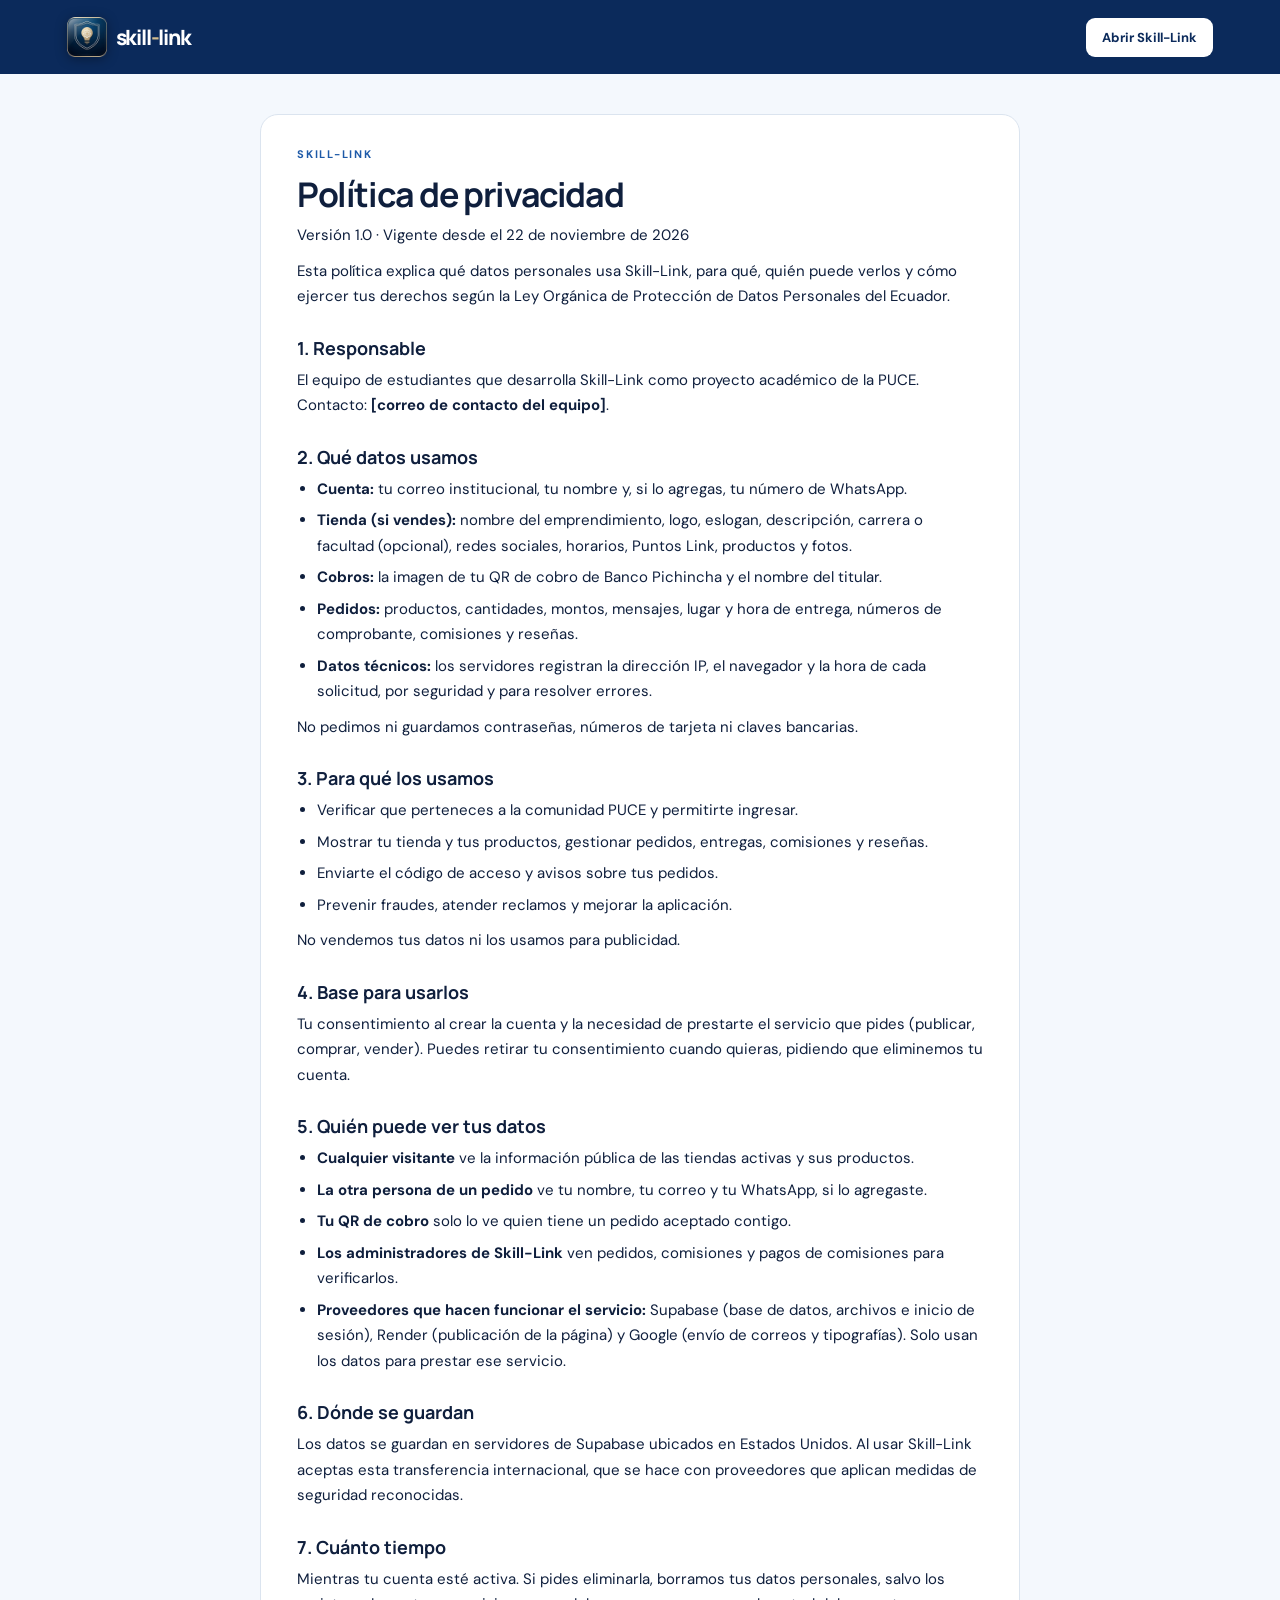
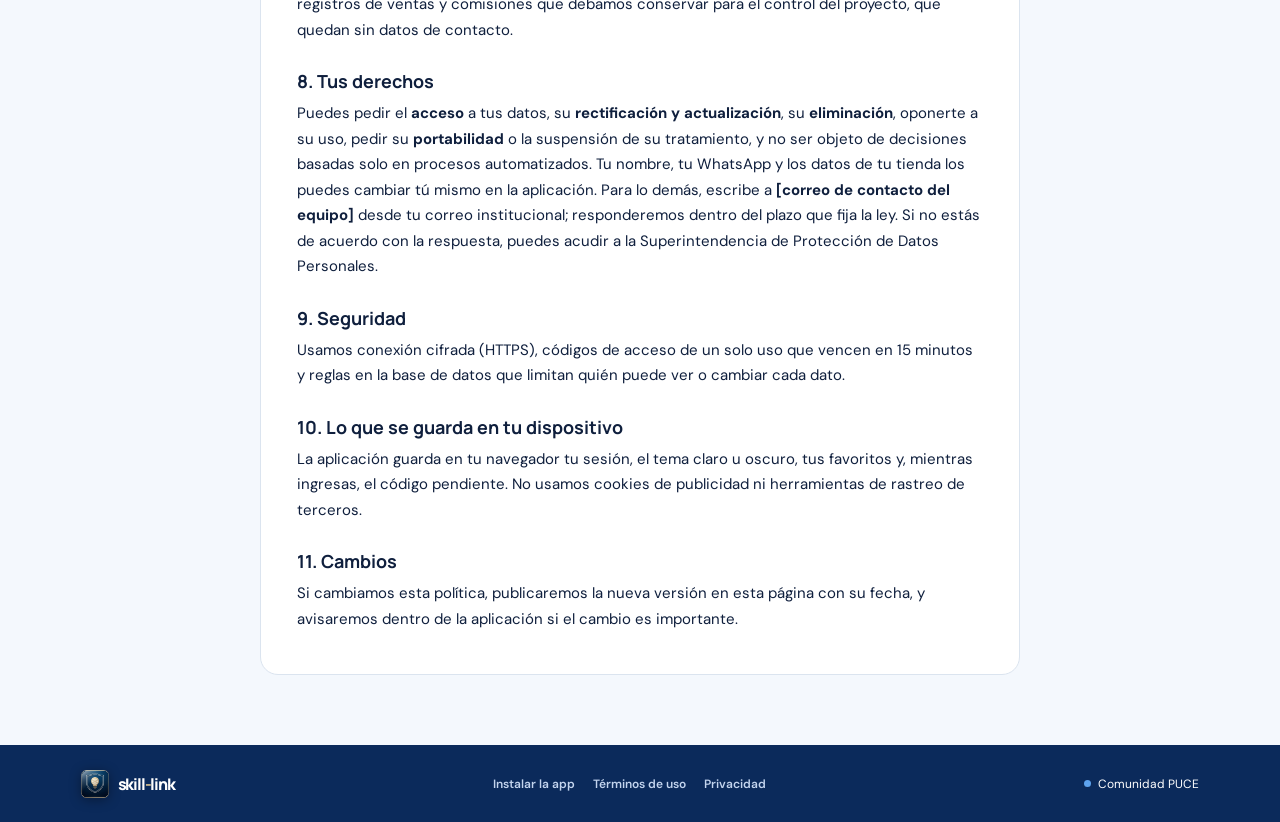
<file: privacidad.html>
<!doctype html>
<html lang="es">
  <head>
    <meta charset="UTF-8" />
    <meta name="viewport" content="width=device-width, initial-scale=1.0" />
    <meta name="description" content="Política de privacidad de Skill-Link: qué datos usamos, para qué y cuáles son tus derechos." />
    <meta name="theme-color" content="#0b2a5b" />
    <meta name="color-scheme" content="light dark" />
    <title>Política de privacidad | Skill-Link</title>
    <link rel="manifest" href="manifest.webmanifest" />
    <link rel="icon" href="icons/favicon-32.png" sizes="32x32" type="image/png" />
    <link rel="icon" href="icons/icon-192.png" sizes="192x192" type="image/png" />
    <link rel="apple-touch-icon" href="icons/apple-touch-icon.png" />
    <script>
      (function () {
        var theme = null;
        try { theme = localStorage.getItem("skill-link-theme"); } catch (error) {}
        if (theme !== "dark" && theme !== "light") {
          theme = window.matchMedia && window.matchMedia("(prefers-color-scheme: dark)").matches ? "dark" : "light";
        }
        document.documentElement.setAttribute("data-theme", theme);
      })();
    </script>
    <link rel="preconnect" href="https://fonts.googleapis.com" />
    <link rel="preconnect" href="https://fonts.gstatic.com" crossorigin />
    <link href="https://fonts.googleapis.com/css2?family=DM+Sans:wght@400;500;600;700&family=Manrope:wght@700;800&display=swap" rel="stylesheet" />
    <link rel="stylesheet" href="styles.css" />
  </head>
  <body>
    <header class="site-header">
      <a class="brand" href="./" aria-label="Skill-Link, inicio">
        <img class="brand-logo" src="icons/icon-192.png" alt="" width="32" height="32" />
        <span>skill<span class="brand-dash">-</span>link</span>
      </a>
      <div class="header-actions"><a class="button button-dark header-login" href="./">Abrir Skill-Link</a></div>
    </header>

    <main class="doc-page">
      <article class="legal">
        <div class="eyebrow eyebrow-green">SKILL-LINK</div>
        <h1>Política de privacidad</h1>
        <p class="legal-meta">Versión 1.0 · Vigente desde el 22 de noviembre de 2026</p>
        <p>Esta política explica qué datos personales usa Skill-Link, para qué, quién puede verlos y cómo ejercer tus derechos según la Ley Orgánica de Protección de Datos Personales del Ecuador.</p>

        <h2>1. Responsable</h2>
        <p>El equipo de estudiantes que desarrolla Skill-Link como proyecto académico de la PUCE. Contacto: <strong>[correo de contacto del equipo]</strong>.</p>

        <h2>2. Qué datos usamos</h2>
        <ul>
          <li><strong>Cuenta:</strong> tu correo institucional, tu nombre y, si lo agregas, tu número de WhatsApp.</li>
          <li><strong>Tienda (si vendes):</strong> nombre del emprendimiento, logo, eslogan, descripción, carrera o facultad (opcional), redes sociales, horarios, Puntos Link, productos y fotos.</li>
          <li><strong>Cobros:</strong> la imagen de tu QR de cobro de Banco Pichincha y el nombre del titular.</li>
          <li><strong>Pedidos:</strong> productos, cantidades, montos, mensajes, lugar y hora de entrega, números de comprobante, comisiones y reseñas.</li>
          <li><strong>Datos técnicos:</strong> los servidores registran la dirección IP, el navegador y la hora de cada solicitud, por seguridad y para resolver errores.</li>
        </ul>
        <p>No pedimos ni guardamos contraseñas, números de tarjeta ni claves bancarias.</p>

        <h2>3. Para qué los usamos</h2>
        <ul>
          <li>Verificar que perteneces a la comunidad PUCE y permitirte ingresar.</li>
          <li>Mostrar tu tienda y tus productos, gestionar pedidos, entregas, comisiones y reseñas.</li>
          <li>Enviarte el código de acceso y avisos sobre tus pedidos.</li>
          <li>Prevenir fraudes, atender reclamos y mejorar la aplicación.</li>
        </ul>
        <p>No vendemos tus datos ni los usamos para publicidad.</p>

        <h2>4. Base para usarlos</h2>
        <p>Tu consentimiento al crear la cuenta y la necesidad de prestarte el servicio que pides (publicar, comprar, vender). Puedes retirar tu consentimiento cuando quieras, pidiendo que eliminemos tu cuenta.</p>

        <h2>5. Quién puede ver tus datos</h2>
        <ul>
          <li><strong>Cualquier visitante</strong> ve la información pública de las tiendas activas y sus productos.</li>
          <li><strong>La otra persona de un pedido</strong> ve tu nombre, tu correo y tu WhatsApp, si lo agregaste.</li>
          <li><strong>Tu QR de cobro</strong> solo lo ve quien tiene un pedido aceptado contigo.</li>
          <li><strong>Los administradores de Skill-Link</strong> ven pedidos, comisiones y pagos de comisiones para verificarlos.</li>
          <li><strong>Proveedores que hacen funcionar el servicio:</strong> Supabase (base de datos, archivos e inicio de sesión), Render (publicación de la página) y Google (envío de correos y tipografías). Solo usan los datos para prestar ese servicio.</li>
        </ul>

        <h2>6. Dónde se guardan</h2>
        <p>Los datos se guardan en servidores de Supabase ubicados en Estados Unidos. Al usar Skill-Link aceptas esta transferencia internacional, que se hace con proveedores que aplican medidas de seguridad reconocidas.</p>

        <h2>7. Cuánto tiempo</h2>
        <p>Mientras tu cuenta esté activa. Si pides eliminarla, borramos tus datos personales, salvo los registros de ventas y comisiones que debamos conservar para el control del proyecto, que quedan sin datos de contacto.</p>

        <h2>8. Tus derechos</h2>
        <p>Puedes pedir el <strong>acceso</strong> a tus datos, su <strong>rectificación y actualización</strong>, su <strong>eliminación</strong>, oponerte a su uso, pedir su <strong>portabilidad</strong> o la suspensión de su tratamiento, y no ser objeto de decisiones basadas solo en procesos automatizados. Tu nombre, tu WhatsApp y los datos de tu tienda los puedes cambiar tú mismo en la aplicación. Para lo demás, escribe a <strong>[correo de contacto del equipo]</strong> desde tu correo institucional; responderemos dentro del plazo que fija la ley. Si no estás de acuerdo con la respuesta, puedes acudir a la Superintendencia de Protección de Datos Personales.</p>

        <h2>9. Seguridad</h2>
        <p>Usamos conexión cifrada (HTTPS), códigos de acceso de un solo uso que vencen en 15 minutos y reglas en la base de datos que limitan quién puede ver o cambiar cada dato.</p>

        <h2>10. Lo que se guarda en tu dispositivo</h2>
        <p>La aplicación guarda en tu navegador tu sesión, el tema claro u oscuro, tus favoritos y, mientras ingresas, el código pendiente. No usamos cookies de publicidad ni herramientas de rastreo de terceros.</p>

        <h2>11. Cambios</h2>
        <p>Si cambiamos esta política, publicaremos la nueva versión en esta página con su fecha, y avisaremos dentro de la aplicación si el cambio es importante.</p>
      </article>
    </main>

    <footer class="site-footer">
      <a class="brand footer-brand" href="./"><img class="brand-logo" src="icons/icon-192.png" alt="" width="26" height="26" /><span>skill<span class="brand-dash">-</span>link</span></a>
      <nav class="footer-links" aria-label="Información">
        <a href="instalar.html">Instalar la app</a>
        <a href="terminos.html">Términos de uso</a>
        <a href="privacidad.html">Privacidad</a>
      </nav>
      <span class="footer-campus"><span class="caption-dot"></span> Comunidad PUCE</span>
    </footer>
  </body>
</html>
</file>
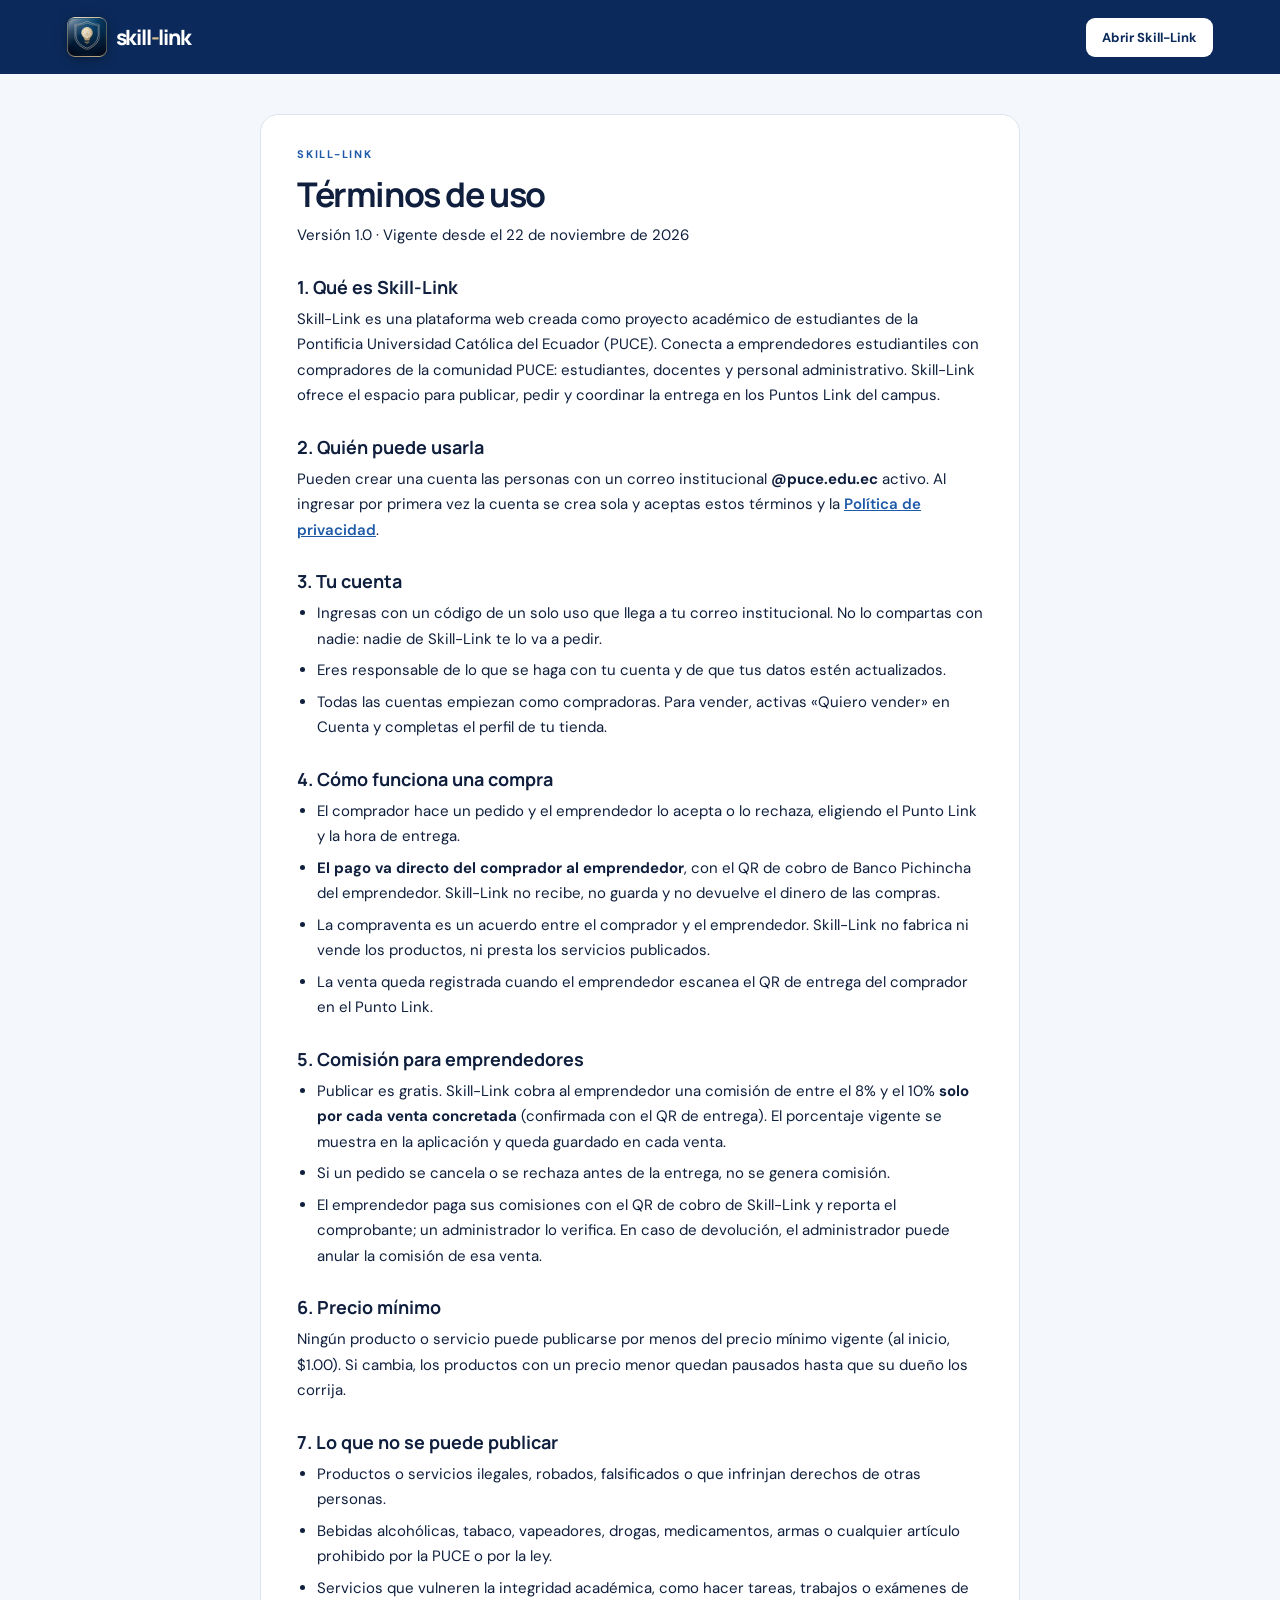
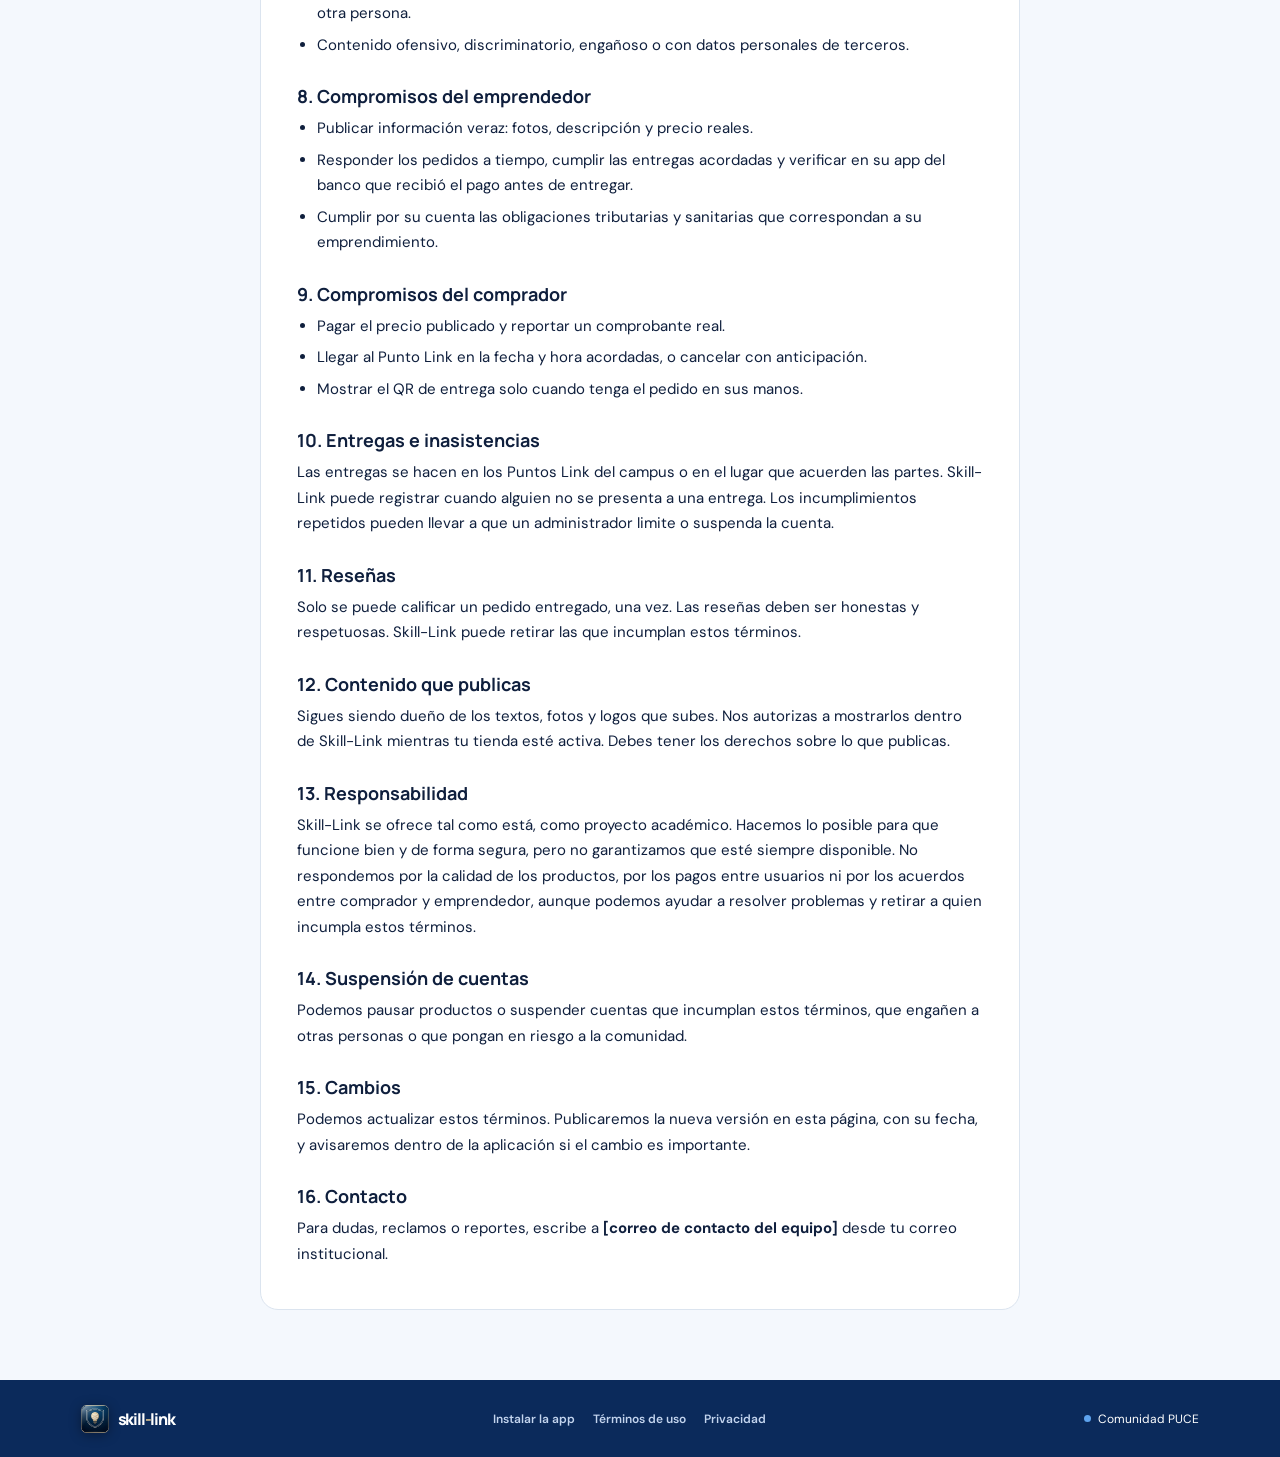
<file: terminos.html>
<!doctype html>
<html lang="es">
  <head>
    <meta charset="UTF-8" />
    <meta name="viewport" content="width=device-width, initial-scale=1.0" />
    <meta name="description" content="Términos de uso de Skill-Link, el mercado de emprendimientos de la comunidad PUCE." />
    <meta name="theme-color" content="#0b2a5b" />
    <meta name="color-scheme" content="light dark" />
    <title>Términos de uso | Skill-Link</title>
    <link rel="manifest" href="manifest.webmanifest" />
    <link rel="icon" href="icons/favicon-32.png" sizes="32x32" type="image/png" />
    <link rel="icon" href="icons/icon-192.png" sizes="192x192" type="image/png" />
    <link rel="apple-touch-icon" href="icons/apple-touch-icon.png" />
    <script>
      (function () {
        var theme = null;
        try { theme = localStorage.getItem("skill-link-theme"); } catch (error) {}
        if (theme !== "dark" && theme !== "light") {
          theme = window.matchMedia && window.matchMedia("(prefers-color-scheme: dark)").matches ? "dark" : "light";
        }
        document.documentElement.setAttribute("data-theme", theme);
      })();
    </script>
    <link rel="preconnect" href="https://fonts.googleapis.com" />
    <link rel="preconnect" href="https://fonts.gstatic.com" crossorigin />
    <link href="https://fonts.googleapis.com/css2?family=DM+Sans:wght@400;500;600;700&family=Manrope:wght@700;800&display=swap" rel="stylesheet" />
    <link rel="stylesheet" href="styles.css" />
  </head>
  <body>
    <header class="site-header">
      <a class="brand" href="./" aria-label="Skill-Link, inicio">
        <img class="brand-logo" src="icons/icon-192.png" alt="" width="32" height="32" />
        <span>skill<span class="brand-dash">-</span>link</span>
      </a>
      <div class="header-actions"><a class="button button-dark header-login" href="./">Abrir Skill-Link</a></div>
    </header>

    <main class="doc-page">
      <article class="legal">
        <div class="eyebrow eyebrow-green">SKILL-LINK</div>
        <h1>Términos de uso</h1>
        <p class="legal-meta">Versión 1.0 · Vigente desde el 22 de noviembre de 2026</p>

        <h2>1. Qué es Skill-Link</h2>
        <p>Skill-Link es una plataforma web creada como proyecto académico de estudiantes de la Pontificia Universidad Católica del Ecuador (PUCE). Conecta a emprendedores estudiantiles con compradores de la comunidad PUCE: estudiantes, docentes y personal administrativo. Skill-Link ofrece el espacio para publicar, pedir y coordinar la entrega en los Puntos Link del campus.</p>

        <h2>2. Quién puede usarla</h2>
        <p>Pueden crear una cuenta las personas con un correo institucional <strong>@puce.edu.ec</strong> activo. Al ingresar por primera vez la cuenta se crea sola y aceptas estos términos y la <a href="privacidad.html">Política de privacidad</a>.</p>

        <h2>3. Tu cuenta</h2>
        <ul>
          <li>Ingresas con un código de un solo uso que llega a tu correo institucional. No lo compartas con nadie: nadie de Skill-Link te lo va a pedir.</li>
          <li>Eres responsable de lo que se haga con tu cuenta y de que tus datos estén actualizados.</li>
          <li>Todas las cuentas empiezan como compradoras. Para vender, activas «Quiero vender» en Cuenta y completas el perfil de tu tienda.</li>
        </ul>

        <h2>4. Cómo funciona una compra</h2>
        <ul>
          <li>El comprador hace un pedido y el emprendedor lo acepta o lo rechaza, eligiendo el Punto Link y la hora de entrega.</li>
          <li><strong>El pago va directo del comprador al emprendedor</strong>, con el QR de cobro de Banco Pichincha del emprendedor. Skill-Link no recibe, no guarda y no devuelve el dinero de las compras.</li>
          <li>La compraventa es un acuerdo entre el comprador y el emprendedor. Skill-Link no fabrica ni vende los productos, ni presta los servicios publicados.</li>
          <li>La venta queda registrada cuando el emprendedor escanea el QR de entrega del comprador en el Punto Link.</li>
        </ul>

        <h2>5. Comisión para emprendedores</h2>
        <ul>
          <li>Publicar es gratis. Skill-Link cobra al emprendedor una comisión de entre el 8% y el 10% <strong>solo por cada venta concretada</strong> (confirmada con el QR de entrega). El porcentaje vigente se muestra en la aplicación y queda guardado en cada venta.</li>
          <li>Si un pedido se cancela o se rechaza antes de la entrega, no se genera comisión.</li>
          <li>El emprendedor paga sus comisiones con el QR de cobro de Skill-Link y reporta el comprobante; un administrador lo verifica. En caso de devolución, el administrador puede anular la comisión de esa venta.</li>
        </ul>

        <h2>6. Precio mínimo</h2>
        <p>Ningún producto o servicio puede publicarse por menos del precio mínimo vigente (al inicio, $1.00). Si cambia, los productos con un precio menor quedan pausados hasta que su dueño los corrija.</p>

        <h2>7. Lo que no se puede publicar</h2>
        <ul>
          <li>Productos o servicios ilegales, robados, falsificados o que infrinjan derechos de otras personas.</li>
          <li>Bebidas alcohólicas, tabaco, vapeadores, drogas, medicamentos, armas o cualquier artículo prohibido por la PUCE o por la ley.</li>
          <li>Servicios que vulneren la integridad académica, como hacer tareas, trabajos o exámenes de otra persona.</li>
          <li>Contenido ofensivo, discriminatorio, engañoso o con datos personales de terceros.</li>
        </ul>

        <h2>8. Compromisos del emprendedor</h2>
        <ul>
          <li>Publicar información veraz: fotos, descripción y precio reales.</li>
          <li>Responder los pedidos a tiempo, cumplir las entregas acordadas y verificar en su app del banco que recibió el pago antes de entregar.</li>
          <li>Cumplir por su cuenta las obligaciones tributarias y sanitarias que correspondan a su emprendimiento.</li>
        </ul>

        <h2>9. Compromisos del comprador</h2>
        <ul>
          <li>Pagar el precio publicado y reportar un comprobante real.</li>
          <li>Llegar al Punto Link en la fecha y hora acordadas, o cancelar con anticipación.</li>
          <li>Mostrar el QR de entrega solo cuando tenga el pedido en sus manos.</li>
        </ul>

        <h2>10. Entregas e inasistencias</h2>
        <p>Las entregas se hacen en los Puntos Link del campus o en el lugar que acuerden las partes. Skill-Link puede registrar cuando alguien no se presenta a una entrega. Los incumplimientos repetidos pueden llevar a que un administrador limite o suspenda la cuenta.</p>

        <h2>11. Reseñas</h2>
        <p>Solo se puede calificar un pedido entregado, una vez. Las reseñas deben ser honestas y respetuosas. Skill-Link puede retirar las que incumplan estos términos.</p>

        <h2>12. Contenido que publicas</h2>
        <p>Sigues siendo dueño de los textos, fotos y logos que subes. Nos autorizas a mostrarlos dentro de Skill-Link mientras tu tienda esté activa. Debes tener los derechos sobre lo que publicas.</p>

        <h2>13. Responsabilidad</h2>
        <p>Skill-Link se ofrece tal como está, como proyecto académico. Hacemos lo posible para que funcione bien y de forma segura, pero no garantizamos que esté siempre disponible. No respondemos por la calidad de los productos, por los pagos entre usuarios ni por los acuerdos entre comprador y emprendedor, aunque podemos ayudar a resolver problemas y retirar a quien incumpla estos términos.</p>

        <h2>14. Suspensión de cuentas</h2>
        <p>Podemos pausar productos o suspender cuentas que incumplan estos términos, que engañen a otras personas o que pongan en riesgo a la comunidad.</p>

        <h2>15. Cambios</h2>
        <p>Podemos actualizar estos términos. Publicaremos la nueva versión en esta página, con su fecha, y avisaremos dentro de la aplicación si el cambio es importante.</p>

        <h2>16. Contacto</h2>
        <p>Para dudas, reclamos o reportes, escribe a <strong>[correo de contacto del equipo]</strong> desde tu correo institucional.</p>
      </article>
    </main>

    <footer class="site-footer">
      <a class="brand footer-brand" href="./"><img class="brand-logo" src="icons/icon-192.png" alt="" width="26" height="26" /><span>skill<span class="brand-dash">-</span>link</span></a>
      <nav class="footer-links" aria-label="Información">
        <a href="instalar.html">Instalar la app</a>
        <a href="terminos.html">Términos de uso</a>
        <a href="privacidad.html">Privacidad</a>
      </nav>
      <span class="footer-campus"><span class="caption-dot"></span> Comunidad PUCE</span>
    </footer>
  </body>
</html>
</file>
<file: styles.css>
/* =====================================================================
   Skill-Link · estilos
   Colores: azul predominante (paleta de la corrección 5 de la etapa 1).
   Tema claro por defecto; html[data-theme="dark"] activa el tema oscuro.
   ===================================================================== */

:root {
  color-scheme: light;
  --bg: #f4f8fd;            /* fondo de pantalla */
  --surface: #ffffff;       /* tarjetas y paneles */
  --surface-2: #f7fafe;     /* campos y zonas suaves */
  --surface-3: #eaf2fb;     /* hover */
  --primary: #1e5aa8;       /* botones y enlaces */
  --primary-hover: #174a8c;
  --on-primary: #ffffff;
  --navy: #0b2a5b;          /* encabezados y barras */
  --navy-2: #08214a;
  --on-navy: #ffffff;
  --on-navy-muted: #c3d4ee;
  --soft: #dcebfa;          /* resaltados suaves */
  --on-soft: #0b2a5b;
  --ink: #0f1f3d;           /* texto principal */
  --muted: #4f617d;         /* texto secundario */
  --faint: #7a8aa3;         /* marcadores de posición */
  --line: #dbe4ef;
  --line-strong: #c4d3e6;
  --accent: #1e5aa8;
  --accent-2: #5ea3ee;      /* detalles claros sobre azul marino */
  --focus: rgb(30 90 168 / .22);
  --ok-bg: #dbf2ec;    --ok-fg: #0b6656;    --ok-line: #b4e2d6;
  --warn-bg: #fdf1d6;  --warn-fg: #7f5100;  --warn-line: #f0d9a2;
  --err-bg: #fbe5e5;   --err-fg: #9e3434;   --err-line: #f2c4c4;
  --info-bg: #dcebfa;  --info-fg: #164a8a;
  --tone-sky: #dcebfa; --tone-indigo: #e2e5fb; --tone-cyan: #d8eff5; --tone-teal: #dbf1ea;
  --header-cta-bg: #ffffff; --header-cta-fg: #0b2a5b;
  --art-fill: rgb(255 255 255 / .4); --art-line: rgb(255 255 255 / .55);
  --shadow: 15 31 61;
  --display: "Manrope", "DM Sans", sans-serif;
  font-family: "DM Sans", sans-serif;
  color: var(--ink);
  background: var(--bg);
  font-synthesis: none;
  text-rendering: optimizeLegibility;
}

:root[data-theme="dark"] {
  color-scheme: dark;
  --bg: #0a1628;
  --surface: #12233f;
  --surface-2: #0e1d36;
  --surface-3: #1a3052;
  --primary: #4c9be8;
  --primary-hover: #6db0f2;
  --on-primary: #0a1628;
  --navy: #163a73;
  --navy-2: #102c59;
  --on-navy: #e6eef9;
  --on-navy-muted: #b3c7e6;
  --soft: #1b3558;
  --on-soft: #d3e5fa;
  --ink: #e6eef9;
  --muted: #a7b9d3;
  --faint: #7f94b3;
  --line: #233a5e;
  --line-strong: #31507c;
  --accent: #6db0f2;
  --accent-2: #8cc2f6;
  --focus: rgb(76 155 232 / .35);
  --ok-bg: #123f3a;    --ok-fg: #82dcc9;    --ok-line: #1d5a52;
  --warn-bg: #3a2c10;  --warn-fg: #f3c86f;  --warn-line: #5c4518;
  --err-bg: #47202a;   --err-fg: #f5a9a9;   --err-line: #6a2f3b;
  --info-bg: #1b3558;  --info-fg: #aed2f8;
  --tone-sky: #183457; --tone-indigo: #252d5e; --tone-cyan: #143f4d; --tone-teal: #15403a;
  --header-cta-bg: #4c9be8; --header-cta-fg: #0a1628;
  --art-fill: rgb(255 255 255 / .06); --art-line: rgb(255 255 255 / .12);
  --shadow: 0 0 0;
}

* { box-sizing: border-box; }
html { scroll-behavior: smooth; scroll-padding-top: 85px; }
body { margin: 0; background: var(--bg); color: var(--ink); transition: background-color .2s, color .2s; }
button, input, textarea, select { font: inherit; }
button, a { -webkit-tap-highlight-color: transparent; }
button { cursor: pointer; }
a { color: inherit; text-decoration: none; }
:focus-visible { outline: 2px solid var(--primary); outline-offset: 2px; }
.hidden { display: none !important; }
h1, h2, h3, p { margin-top: 0; }

/* ---------- Barra superior y cabecera (azul marino) ---------- */
.demo-banner { display: flex; min-height: 32px; align-items: center; justify-content: center; gap: 8px; padding: 6px 16px; background: var(--navy-2); color: var(--on-navy-muted); font-size: 12px; letter-spacing: .01em; }
.demo-banner strong { color: var(--on-navy); font-weight: 700; }
.demo-dot, .caption-dot { width: 7px; height: 7px; border-radius: 50%; background: var(--accent-2); display: inline-block; flex: 0 0 auto; }
.site-header { position: relative; z-index: 3; height: 74px; padding: 0 max(calc((100vw - 1180px) / 2), 5.2vw); display: flex; align-items: center; justify-content: space-between; background: var(--navy); color: var(--on-navy); }
.brand { display: inline-flex; align-items: center; gap: 9px; font-family: var(--display); font-size: 21px; font-weight: 800; letter-spacing: -1.2px; color: var(--ink); }
.site-header .brand, .site-footer .brand { color: var(--on-navy); }
.brand-dash { color: #d4bd8f; }   /* dorado del logo */
.brand-logo { flex: 0 0 auto; width: 40px; height: 40px; object-fit: contain; filter: drop-shadow(0 2px 6px rgb(0 0 0 / .35)); }
.main-nav { display: flex; height: 100%; align-items: center; gap: 36px; margin-left: 60px; }
.nav-link { position: relative; height: 100%; display: flex; align-items: center; color: var(--on-navy-muted); font-size: 14px; font-weight: 600; transition: color .2s; }
.nav-link:hover, .nav-link.active { color: var(--on-navy); }
.nav-link.active::after { position: absolute; bottom: 0; left: 0; right: 0; height: 3px; border-radius: 2px; background: var(--accent-2); content: ""; }
.header-actions { display: flex; align-items: center; gap: 12px; }
.icon-button { width: 38px; height: 38px; display: grid; place-items: center; padding: 0; border: 1px solid rgb(255 255 255 / .25); border-radius: 50%; background: rgb(255 255 255 / .08); color: var(--on-navy); transition: background .18s, transform .18s; }
.icon-button:hover { background: rgb(255 255 255 / .18); transform: rotate(30deg); }
.site-header .button-outline { border-color: rgb(255 255 255 / .3); background: transparent; color: var(--on-navy); }
.site-header .button-outline:hover { background: rgb(255 255 255 / .12); }
.site-header .button-outline span { color: var(--accent-2); }
.site-header .header-login { background: var(--header-cta-bg); color: var(--header-cta-fg); box-shadow: none; }
.site-header .header-login:hover { background: var(--soft); color: var(--on-soft); }
.avatar-button { position: relative; width: 38px; height: 38px; display: grid; place-items: center; border: 1px solid rgb(255 255 255 / .3); border-radius: 50%; background: rgb(255 255 255 / .12); color: var(--on-navy); font-size: 11px; font-weight: 700; }
.avatar-badge { position: absolute; top: -2px; right: -2px; width: 12px; height: 12px; border: 2px solid var(--navy); border-radius: 50%; background: #e0604c; }

/* ---------- Botones ---------- */
.button { border: 0; display: inline-flex; align-items: center; justify-content: center; gap: 9px; border-radius: 9px; font-weight: 700; transition: transform .18s, background .18s, box-shadow .18s, color .18s; }
.button:hover { transform: translateY(-2px); }
.button:disabled { cursor: default; opacity: .55; transform: none; }
.button-dark { min-height: 44px; padding: 0 19px; background: var(--primary); color: var(--on-primary); box-shadow: 0 5px 12px rgb(var(--shadow) / .14); font-size: 13px; }
.button-dark:hover { background: var(--primary-hover); box-shadow: 0 7px 16px rgb(var(--shadow) / .2); }
.button-outline { min-height: 39px; padding: 0 15px; border: 1px solid var(--line-strong); background: var(--surface); color: var(--primary); font-size: 13px; }
.button-outline:hover { background: var(--surface-3); }
.button-outline span { font-size: 17px; }
.button-ghost { min-height: 36px; padding: 0 12px; border: 1px solid transparent; background: transparent; color: var(--err-fg); font-size: 12px; }
.button-ghost:hover { background: var(--err-bg); }
.button-light { z-index: 1; min-height: 40px; padding: 0 16px; background: var(--surface); color: var(--primary); font-size: 13px; }
.button-light:hover { box-shadow: 0 4px 12px rgb(var(--shadow) / .16); }
.header-login { min-height: 39px; padding: 0 16px; font-size: 13px; }
.text-button { padding: 0; border: 0; background: none; color: var(--primary); font-size: 13px; font-weight: 700; text-decoration: underline; }
.text-button:disabled { color: var(--muted); cursor: default; text-decoration: none; }
.is-busy { opacity: .6; pointer-events: none; }
.is-busy::after { width: 11px; height: 11px; border: 2px solid currentColor; border-right-color: transparent; border-radius: 50%; animation: spin .7s linear infinite; content: ""; }
@keyframes spin { to { transform: rotate(360deg); } }

/* ---------- Portada ---------- */
.hero { position: relative; display: grid; grid-template-columns: 1.05fr .95fr; align-items: center; max-width: 1180px; min-height: 420px; margin: auto; padding: 42px 25px 35px; }
.hero-copy { position: relative; z-index: 1; padding-left: 25px; }
.eyebrow { color: var(--muted); font-size: 11px; font-weight: 700; letter-spacing: .16em; }
.eyebrow-green { color: var(--primary); }
.eyebrow-icon { margin-right: 6px; color: var(--accent); font-size: 14px; vertical-align: -1px; }
.hero h1 { margin: 22px 0 15px; color: var(--ink); font-family: var(--display); font-size: clamp(42px, 5.1vw, 65px); line-height: 1.08; letter-spacing: -3.8px; font-weight: 700; }
.hero h1 span, .section-heading h2 span, .how-intro h2 span, .commission-copy h2 span { color: var(--accent); }
.hero-copy > p { margin-bottom: 23px; color: var(--muted); font-size: 15px; line-height: 1.8; }
.hero-button span { font-size: 16px; }
.hero-proof { display: flex; align-items: center; gap: 11px; margin-top: 26px; color: var(--muted); font-size: 12px; }
.proof-avatars { display: flex; padding-left: 3px; }
.proof-avatars i { width: 23px; height: 23px; margin-left: -4px; display: grid; place-items: center; border: 2px solid var(--bg); border-radius: 50%; background: #bcd8f6; color: #0b2a5b; font-size: 9px; font-style: normal; font-weight: 700; }
.proof-avatars i:nth-child(2) { background: #c9cdf6; color: #26306b; }
.proof-avatars i:nth-child(3) { background: #bfe6df; color: #0b4d43; }
.hero-art { min-height: 350px; position: relative; display: grid; place-items: center; overflow: hidden; }
.art-circle { position: absolute; width: 300px; height: 300px; border-radius: 50%; background: var(--soft); }
.art-bag { z-index: 1; position: relative; width: 160px; height: 185px; margin-top: 63px; display: grid; place-items: center; border-radius: 15px 15px 25px 25px; background: #1e5aa8; transform: rotate(-5deg); box-shadow: 13px 15px 0 var(--line-strong); }
.bag-handle { position: absolute; top: -34px; left: 42px; width: 76px; height: 58px; border: 8px solid #1e5aa8; border-bottom: 0; border-radius: 48px 48px 0 0; }
.bag-word { color: #ffffff; font-family: var(--display); font-size: 25px; line-height: .87; font-weight: 800; letter-spacing: -1px; text-align: center; transform: rotate(5deg); }
.art-note { z-index: 2; position: absolute; top: 57px; left: 18%; width: 100px; height: 81px; display: flex; flex-direction: column; align-items: center; justify-content: center; gap: 4px; border-radius: 8px; background: #f4d68a; color: #5e4716; font-size: 9px; transform: rotate(-9deg); box-shadow: 0 6px 12px rgb(var(--shadow) / .1); }
.art-note strong { color: #c9503c; font-size: 21px; line-height: 1; }
.art-sparkle { position: absolute; z-index: 2; color: #e0a24a; }
.sparkle-one { top: 44px; right: 22%; font-size: 31px; }
.sparkle-two { bottom: 52px; left: 19%; color: var(--accent-2); font-size: 27px; }
.art-flower { z-index: 2; position: absolute; width: 60px; height: 60px; }
.art-flower i { position: absolute; top: 0; left: 24px; width: 13px; height: 25px; border-radius: 50%; background: #79aeea; transform-origin: 6px 30px; }
.art-flower i:nth-child(2) { transform: rotate(72deg); }
.art-flower i:nth-child(3) { transform: rotate(144deg); }
.art-flower i:nth-child(4) { transform: rotate(216deg); }
.art-flower i:nth-child(5) { transform: rotate(288deg); }
.art-flower b { position: absolute; top: 24px; left: 23px; width: 15px; height: 15px; border-radius: 50%; background: #f1cf75; }
.flower-one { top: 84px; right: 17%; transform: scale(.8) rotate(14deg); }
.flower-two { bottom: 43px; right: 16%; transform: scale(.65) rotate(-12deg); }
.flower-two i { background: #6cc3b2; }
.art-leaf { position: absolute; bottom: 40px; left: 33%; width: 33px; height: 62px; border-radius: 100% 0 100% 0; background: #6cc3b2; transform: rotate(36deg); }
.art-caption { z-index: 3; position: absolute; right: 7%; bottom: 46px; display: flex; align-items: center; gap: 7px; padding: 9px 13px; border: 1px solid var(--line); border-radius: 7px; background: var(--surface); color: var(--muted); font-size: 11px; box-shadow: 0 5px 16px rgb(var(--shadow) / .08); }

/* ---------- Catálogo ---------- */
.explore-section { padding: 62px max(calc((100vw - 1130px) / 2), 6.3vw) 78px; background: var(--surface); }
.section-heading { display: flex; align-items: end; justify-content: space-between; margin-bottom: 24px; }
.section-heading h2 { margin: 10px 0 0; font-family: var(--display); font-size: 33px; letter-spacing: -1.5px; }
.result-count { padding-bottom: 5px; color: var(--muted); font-size: 13px; }
.setup-notice { margin-bottom: 20px; padding: 14px 16px; border: 1px solid var(--warn-line); border-radius: 10px; background: var(--warn-bg); color: var(--warn-fg); font-size: 13px; line-height: 1.6; }
.setup-notice code { padding: 1px 5px; border-radius: 4px; background: rgb(0 0 0 / .06); font-size: 12px; }
.discovery-tools { margin-bottom: 23px; }
.search-box { width: min(100%, 430px); min-height: 44px; display: flex; align-items: center; gap: 10px; padding: 0 13px; border: 1px solid var(--line-strong); border-radius: 9px; background: var(--surface-2); }
.search-box:focus-within { border-color: var(--primary); box-shadow: 0 0 0 3px var(--focus); }
.search-icon { color: var(--muted); font-family: Arial, sans-serif; font-size: 23px; transform: rotate(-20deg); }
.search-box input { flex: 1; width: 1px; border: 0; outline: 0; background: transparent; color: var(--ink); font-size: 14px; }
.search-box input::placeholder { color: var(--faint); }
kbd { padding: 3px 6px; border: 1px solid var(--line-strong); border-radius: 4px; color: var(--muted); font: 10px "DM Sans", sans-serif; }
.category-list { display: flex; flex-wrap: wrap; gap: 8px; margin-top: 15px; }
.category-chip { min-height: 34px; display: inline-flex; align-items: center; gap: 6px; padding: 0 13px; border: 1px solid var(--line-strong); border-radius: 20px; background: var(--surface); color: var(--muted); font-size: 12px; transition: .18s; }
.category-chip:hover { border-color: var(--primary); color: var(--primary); }
.category-chip.selected { border-color: var(--primary); background: var(--primary); color: var(--on-primary); font-weight: 700; }

.store-strip { margin-bottom: 22px; }
.store-strip .list-title { margin-top: 0; }
.store-strip-list { display: flex; gap: 10px; overflow-x: auto; padding-bottom: 6px; scrollbar-width: thin; }
.store-chip { flex: 0 0 auto; max-width: 260px; display: flex; align-items: center; gap: 10px; padding: 8px 14px 8px 8px; border: 1px solid var(--line); border-radius: 40px; background: var(--surface-2); transition: border-color .18s, transform .18s; }
.store-chip:hover { border-color: var(--primary); transform: translateY(-2px); }
.store-chip > span:last-child { min-width: 0; display: flex; flex-direction: column; }
.store-chip strong { overflow: hidden; color: var(--ink); font-size: 13px; text-overflow: ellipsis; white-space: nowrap; }
.store-chip small { overflow: hidden; color: var(--muted); font-size: 11px; text-overflow: ellipsis; white-space: nowrap; }

.product-grid { display: grid; grid-template-columns: repeat(4, minmax(0, 1fr)); gap: 19px; }
.product-card { overflow: hidden; border: 1px solid var(--line); border-radius: 12px; background: var(--surface); transition: transform .2s, box-shadow .2s; }
.product-card:hover { transform: translateY(-4px); box-shadow: 0 12px 28px rgb(var(--shadow) / .12); }
.product-art { position: relative; height: 170px; display: grid; place-items: center; overflow: hidden; }
.product-art::before, .product-art::after { position: absolute; border-radius: 50%; content: ""; }
.product-art::before { width: 150px; height: 150px; background: var(--art-fill); }
.product-art::after { width: 112px; height: 112px; border: 1px solid var(--art-line); }
.product-emoji { z-index: 1; font-size: 59px; filter: drop-shadow(0 8px 7px rgb(0 0 0 / .12)); transition: transform .2s; }
.product-card:hover .product-emoji { transform: scale(1.08) rotate(-3deg); }
.product-photo { position: absolute; z-index: 1; inset: 0; width: 100%; height: 100%; object-fit: cover; transition: transform .3s; }
.product-card:hover .product-photo { transform: scale(1.04); }
.product-art.has-photo::before, .product-art.has-photo::after { display: none; }
.tone-sky { background: var(--tone-sky); }
.tone-indigo { background: var(--tone-indigo); }
.tone-cyan { background: var(--tone-cyan); }
.tone-teal { background: var(--tone-teal); }
.product-tag { position: absolute; top: 11px; left: 11px; z-index: 2; padding: 5px 9px; border-radius: 20px; background: color-mix(in srgb, var(--surface) 90%, transparent); color: var(--ink); font-size: 10px; font-weight: 700; }
.favorite-button { position: absolute; z-index: 2; top: 9px; right: 9px; width: 30px; height: 30px; display: grid; place-items: center; border: 0; border-radius: 50%; background: color-mix(in srgb, var(--surface) 90%, transparent); color: var(--muted); font-size: 16px; }
.favorite-button:hover, .favorite-button.favorited { color: #d4574f; }
.product-info { padding: 13px 13px 14px; }
.product-meta { display: flex; align-items: center; justify-content: space-between; gap: 8px; color: var(--muted); font-size: 11px; }
.product-meta > span:last-child { flex: 0 0 auto; white-space: nowrap; }
.seller-line { min-width: 0; display: flex; align-items: center; gap: 5px; color: var(--primary); font-weight: 600; }
.seller-line > span:last-child { overflow: hidden; text-overflow: ellipsis; white-space: nowrap; }
a.seller-line:hover { text-decoration: underline; }
.verified { color: var(--accent); font-size: 11px; }
.product-info h3 { overflow: hidden; margin: 9px 0 11px; color: var(--ink); font-family: var(--display); font-size: 15px; font-weight: 700; text-overflow: ellipsis; white-space: nowrap; }
.card-bottom { display: flex; align-items: center; justify-content: space-between; gap: 5px; }
.price { color: var(--ink); font-family: var(--display); font-size: 16px; font-weight: 800; }
.price small { color: var(--muted); font-family: "DM Sans", sans-serif; font-size: 10px; font-weight: 400; }
.interest-button { min-height: 31px; padding: 0 10px; border: 1px solid var(--primary); border-radius: 6px; background: var(--surface); color: var(--primary); font-size: 11px; font-weight: 700; transition: .18s; }
.interest-button:hover { background: var(--primary); color: var(--on-primary); }
.interest-button:disabled { cursor: default; opacity: .55; }
.interest-button:disabled:hover { background: var(--surface); color: var(--primary); }
.empty-state { padding: 48px 15px 12px; text-align: center; }
.empty-state > span { color: var(--accent); font-size: 31px; }
.empty-state h3 { margin: 8px 0; font-family: var(--display); font-size: 19px; }
.empty-state p { margin: 0 0 10px; color: var(--muted); font-size: 13px; }

/* ---------- Cómo funciona ---------- */
.how-section { display: grid; grid-template-columns: .9fr 1.1fr; gap: 50px; max-width: 1125px; margin: auto; padding: 78px 25px 83px; }
.how-intro h2 { margin: 16px 0 12px; font-family: var(--display); font-size: 36px; letter-spacing: -1.8px; line-height: 1.2; }
.how-intro p { max-width: 300px; color: var(--muted); font-size: 14px; line-height: 1.8; }
.steps { display: grid; grid-template-columns: repeat(2, 1fr); gap: 13px; }
.step-card { position: relative; padding: 21px 15px 15px; border: 1px solid var(--line); border-radius: 11px; background: var(--surface); }
.step-number { position: absolute; top: 17px; right: 14px; color: var(--muted); font-size: 11px; font-weight: 700; }
.step-icon { width: 38px; height: 38px; display: grid; place-items: center; margin-bottom: 17px; border-radius: 11px; color: var(--primary); font-size: 21px; }
.step-icon-mint { background: var(--tone-sky); }
.step-icon-yellow { background: var(--tone-indigo); }
.step-icon-blue { background: var(--tone-cyan); }
.step-icon-lilac { background: var(--tone-teal); }
.step-card h3 { margin: 0 0 7px; font-family: var(--display); font-size: 14px; }
.step-card p { margin: 0; color: var(--muted); font-size: 12px; line-height: 1.6; }

/* ---------- Comisión ---------- */
.commission-section { display: grid; grid-template-columns: 1.1fr .9fr; align-items: center; gap: 48px; max-width: 1130px; margin: 0 auto 55px; padding: 52px 46px; border: 1px solid var(--line); border-radius: 18px; background: var(--surface); }
.commission-copy h2 { margin: 14px 0; font-family: var(--display); font-size: 34px; letter-spacing: -1.6px; line-height: 1.15; }
.commission-copy > p { max-width: 470px; color: var(--muted); font-size: 14px; line-height: 1.75; }
.commission-copy strong { color: var(--primary); }
.check-list { display: grid; gap: 9px; margin: 18px 0 0; padding: 0; list-style: none; }
.check-list li { position: relative; padding-left: 26px; color: var(--ink); font-size: 13px; line-height: 1.5; }
.check-list li::before { position: absolute; top: 0; left: 0; width: 18px; height: 18px; display: grid; place-items: center; border-radius: 50%; background: var(--soft); color: var(--primary); font-size: 10px; font-weight: 800; content: "✓"; }
.calculator-card { padding: 26px; border-radius: 16px; background: var(--navy); color: var(--on-navy); box-shadow: 0 18px 40px rgb(var(--shadow) / .25); }
.calc-rate { display: flex; align-items: baseline; gap: 10px; margin-bottom: 20px; }
.calc-rate strong { color: #f6d27a; font-family: var(--display); font-size: 54px; line-height: 1; letter-spacing: -2.5px; }
.calc-rate span { color: var(--on-navy-muted); font-size: 13px; }
.calc-input { display: flex; flex-direction: column; gap: 8px; color: var(--on-navy-muted); font-size: 12px; font-weight: 700; }
.calc-field { display: flex; align-items: center; gap: 6px; padding: 0 12px; border: 1px solid rgb(255 255 255 / .22); border-radius: 9px; background: rgb(255 255 255 / .08); }
.calc-field:focus-within { border-color: var(--accent-2); }
.calc-field span { color: var(--on-navy-muted); font-size: 18px; }
.calc-field input { flex: 1; width: 1px; min-height: 46px; border: 0; outline: 0; background: transparent; color: var(--on-navy); font-family: var(--display); font-size: 22px; font-weight: 800; }
.calc-row { display: flex; justify-content: space-between; margin-top: 14px; padding-top: 14px; border-top: 1px solid rgb(255 255 255 / .14); color: var(--on-navy-muted); font-size: 13px; }
.calc-row strong { color: var(--on-navy); font-size: 15px; }
.calc-total strong { color: #9fd0ff; font-family: var(--display); font-size: 22px; }
.calc-note { margin: 16px 0 0; color: var(--on-navy-muted); font-size: 12px; line-height: 1.6; }

/* ---------- Banda para vendedores y pie de página ---------- */
.seller-banner { position: relative; display: flex; align-items: center; justify-content: space-between; gap: 20px; overflow: hidden; max-width: 1130px; margin: 0 auto 55px; padding: 27px 38px; border-radius: 14px; background: var(--soft); color: var(--on-soft); }
.seller-banner .eyebrow { color: var(--on-soft); opacity: .8; }
.seller-banner h2 { margin: 7px 0; font-family: var(--display); font-size: 23px; letter-spacing: -.7px; }
.seller-banner p { margin: 0; font-size: 13px; }
.seller-sparkle { position: absolute; right: 31%; top: -26px; color: color-mix(in srgb, var(--primary) 18%, transparent); font-size: 93px; }
.site-footer { min-height: 77px; display: flex; align-items: center; justify-content: space-between; padding: 0 max(calc((100vw - 1130px) / 2), 6.3vw); background: var(--navy); color: var(--on-navy-muted); font-size: 12px; }
.footer-brand { font-size: 16px; }
.footer-brand .brand-logo { width: 28px; height: 28px; }
.footer-links { display: flex; flex-wrap: wrap; gap: 6px 18px; }
.footer-links a { color: var(--on-navy-muted); font-weight: 600; }
.footer-links a:hover { color: var(--on-navy); text-decoration: underline; }
.footer-campus { display: flex; align-items: center; gap: 7px; color: var(--on-navy); }

/* ---------- Pantalla de carga (splash) ---------- */
.splash { position: fixed; z-index: 50; inset: 0; display: flex; flex-direction: column; align-items: center; justify-content: center; gap: 10px; background: radial-gradient(circle at 50% 35%, #1e5aa8, #0b2a5b 70%); color: #ffffff; animation: splash-out .4s ease 5s forwards; }
.splash img { width: 110px; height: 110px; filter: drop-shadow(0 18px 30px rgb(0 0 0 / .4)); animation: splash-pop .5s ease both; }
.splash strong { margin-top: 8px; font-family: var(--display); font-size: 30px; font-weight: 800; letter-spacing: -1.4px; }
.splash strong span { color: #d4bd8f; }
.splash small { color: #c3d4ee; font-size: 13px; }
.splash-bar { position: relative; width: 120px; height: 3px; margin-top: 18px; overflow: hidden; border-radius: 3px; background: rgb(255 255 255 / .18); }
.splash-bar::after { position: absolute; inset: 0; width: 40%; border-radius: 3px; background: #d4bd8f; animation: splash-load 1s ease-in-out infinite; content: ""; }
.splash-hide { animation: splash-out .35s ease forwards; }
@keyframes splash-out { to { opacity: 0; visibility: hidden; } }
@keyframes splash-pop { from { opacity: 0; transform: scale(.85); } }
@keyframes splash-load { from { transform: translateX(-100%); } to { transform: translateX(250%); } }

/* ---------- Instalar la app ---------- */
.install-banner { position: fixed; z-index: 4; right: 12px; bottom: 12px; left: 12px; display: flex; align-items: center; gap: 12px; padding: 12px 12px 12px 14px; border: 1px solid var(--line); border-radius: 14px; background: var(--surface); color: var(--ink); box-shadow: 0 14px 40px rgb(var(--shadow) / .28); }
.install-banner img { flex: 0 0 auto; }
.install-banner > div { flex: 1; min-width: 0; display: flex; flex-direction: column; gap: 2px; }
.install-banner strong { font-size: 14px; }
.install-banner small { color: var(--muted); font-size: 12px; }
.install-banner .button { min-height: 38px; padding: 0 14px; }
.install-close { flex: 0 0 auto; width: 30px; height: 30px; border: 0; border-radius: 50%; background: var(--surface-3); color: var(--muted); font-size: 18px; }
.settings-section { margin-top: 18px; padding-top: 18px; border-top: 1px solid var(--line); }
.settings-section h3 { margin: 0 0 10px; font-family: var(--display); font-size: 16px; }
.install-button { width: 100%; margin-bottom: 12px; }
.install-steps { margin: 0; padding-left: 20px; color: var(--ink); font-size: 13px; line-height: 1.7; }
.install-steps strong { color: var(--ink); }
.install-icon { display: inline-grid; place-items: center; width: 20px; height: 20px; border-radius: 5px; background: var(--soft); color: var(--primary); font-size: 12px; }
.install-done { margin: 0; padding: 10px 12px; border-radius: 8px; background: var(--ok-bg); color: var(--ok-fg); font-size: 13px; font-weight: 700; }

/* ---------- Diálogos ---------- */
.app-dialog { width: min(500px, calc(100% - 28px)); max-height: min(90vh, 830px); padding: 0; overflow: auto; border: 1px solid var(--line); border-radius: 17px; background: var(--surface); color: var(--ink); box-shadow: 0 24px 80px rgb(var(--shadow) / .3); }
.app-dialog::backdrop { background: rgb(4 14 32 / .55); backdrop-filter: blur(3px); }
.small-dialog { width: min(430px, calc(100% - 28px)); }
.dialog-form { position: relative; padding: 32px; }
.dialog-close { position: absolute; top: 17px; right: 18px; width: 32px; height: 32px; border: 0; border-radius: 50%; background: var(--surface-3); color: var(--muted); font-size: 21px; line-height: 1; }
.dialog-form h2 { margin: 9px 35px 7px 0; font-family: var(--display); font-size: 24px; letter-spacing: -.8px; }
.dialog-form > .eyebrow { margin-right: 40px; line-height: 1.5; }
.dialog-description { margin-bottom: 21px; color: var(--muted); font-size: 13px; line-height: 1.6; }
.dialog-form > label, .dialog-form form > label, .form-row > label { display: flex; flex-direction: column; gap: 7px; margin: 0 0 14px; color: var(--ink); font-size: 12px; font-weight: 700; }
.dialog-form input:not([type="checkbox"]):not([type="radio"]), .dialog-form select, .dialog-form textarea,
.panel-card input:not([type="checkbox"]):not([type="radio"]), .panel-card select, .panel-card textarea {
  width: 100%; min-height: 42px; padding: 10px 11px; border: 1px solid var(--line-strong); border-radius: 8px; outline: 0; background: var(--surface-2); color: var(--ink); font-size: 14px; font-weight: 400;
}
.dialog-form textarea, .panel-card textarea { resize: vertical; }
.dialog-form input::placeholder, .dialog-form textarea::placeholder, .panel-card input::placeholder, .panel-card textarea::placeholder { color: var(--faint); }
.dialog-form input:focus, .dialog-form select:focus, .dialog-form textarea:focus,
.panel-card input:focus, .panel-card select:focus, .panel-card textarea:focus { border-color: var(--primary); box-shadow: 0 0 0 3px var(--focus); }
.form-row { display: grid; grid-template-columns: 1fr 1fr; gap: 12px; }
.checkbox-label { flex-direction: row !important; align-items: center; gap: 8px !important; color: var(--ink) !important; font-size: 13px !important; font-weight: 500 !important; }
.checkbox-label input { width: 17px; height: 17px; flex: 0 0 auto; accent-color: var(--primary); }
.checkbox-label small { color: var(--muted); font-size: 11px; }
.dialog-submit { width: 100%; margin-top: 4px; }
.dialog-logo { display: block; width: 56px; height: 56px; margin: 0 0 14px; filter: drop-shadow(0 6px 14px rgb(var(--shadow) / .25)); }
.form-note { margin: 13px 0 0; color: var(--muted); font-size: 12px; line-height: 1.6; text-align: center; }
.form-note a { color: var(--primary); font-weight: 700; text-decoration: underline; }

/* Pago: datos para copiar y opciones según el dispositivo */
.copy-list { display: grid; gap: 8px; margin: 0 0 14px; }
.copy-row { display: flex; align-items: center; justify-content: space-between; gap: 12px; padding: 10px 12px; border: 1px solid var(--line); border-radius: 10px; background: var(--surface-2); }
.copy-row > div { min-width: 0; display: flex; flex-direction: column; gap: 2px; }
.copy-row span { color: var(--muted); font-size: 11px; font-weight: 700; letter-spacing: .06em; text-transform: uppercase; }
.copy-row strong { color: var(--ink); font-family: var(--display); font-size: 17px; overflow-wrap: anywhere; }
.copy-row small { color: var(--muted); font-size: 12px; }
.copy-row .button { flex: 0 0 auto; min-height: 34px; padding: 0 12px; font-size: 12px; }
.pay-option { margin: 0 0 14px; padding: 12px 14px; border: 1px solid var(--line); border-radius: 10px; background: var(--surface); font-size: 13px; line-height: 1.55; }
.pay-option p { margin: 6px 0 0; color: var(--ink); }
.pay-option summary { color: var(--primary); font-weight: 700; cursor: pointer; }
.pay-option[open] summary { margin-bottom: 12px; }
.pay-option-main { border-color: var(--info-bg); background: var(--soft); color: var(--on-soft); }
.pay-option-main p { color: var(--on-soft); }
.qr-frame-large { width: min(300px, 100%); }
.commission-note { margin: -8px 0 16px; padding: 10px 12px; border-left: 3px solid var(--primary); border-radius: 0 8px 8px 0; background: var(--surface-2); color: var(--ink); font-size: 13px; line-height: 1.55; }
.commission-note strong { color: var(--primary); }
.form-link { display: block; margin: 12px auto 0; }
.interest-product { display: flex; justify-content: space-between; gap: 12px; margin: 18px 0; padding: 13px; border-radius: 9px; background: var(--soft); color: var(--on-soft); font-size: 13px; }
.interest-product strong { font-size: 15px; }
.net-preview { margin: -4px 0 14px; padding: 10px 12px; border-radius: 8px; background: var(--soft); color: var(--on-soft); font-size: 13px; line-height: 1.5; }
.net-preview.net-warning { background: var(--err-bg); color: var(--err-fg); font-weight: 700; }
.current-image { width: 96px; height: 96px; margin: 0 0 10px; overflow: hidden; border: 1px solid var(--line); border-radius: 10px; }
.current-image img { width: 100%; height: 100%; object-fit: cover; }
.product-description { margin: -6px 0 16px; color: var(--muted); font-size: 13px; line-height: 1.6; }
.order-total { display: flex; flex-direction: column; justify-content: center; gap: 4px; margin-bottom: 14px; padding: 8px 12px; border-radius: 8px; background: var(--soft); color: var(--on-soft); }
.order-total span { font-size: 12px; font-weight: 700; }
.order-total strong { font-family: var(--display); font-size: 20px; }
.mini-steps { margin: 4px 0 18px; padding-left: 18px; color: var(--muted); font-size: 13px; line-height: 1.7; }
.mini-steps strong { color: var(--ink); }

/* Inicio de sesión */
.login-status { margin: -8px 0 16px; padding: 10px 12px; border-radius: 8px; background: var(--soft); color: var(--on-soft); font-size: 13px; line-height: 1.55; }
#login-code { min-height: 52px; font-family: var(--display); font-size: 26px; font-weight: 800; letter-spacing: .4em; text-align: center; }
.login-error { margin: -6px 0 14px; padding: 10px 12px; border: 1px solid var(--err-line); border-radius: 8px; background: var(--err-bg); color: var(--err-fg); font-size: 13px; font-weight: 600; line-height: 1.5; }
.login-devices { margin: -10px 0 16px; text-align: left; }
.login-links { display: flex; flex-wrap: wrap; align-items: center; justify-content: center; gap: 8px; margin-top: 14px; color: var(--muted); font-size: 13px; }

/* Interruptor (tema oscuro, modo vendedor) */
.switch-row { display: flex !important; flex-direction: row !important; align-items: center; justify-content: space-between; gap: 16px !important; margin: 0 !important; padding: 12px 0; cursor: pointer; }
.switch-row > span { display: flex; flex-direction: column; gap: 3px; }
.switch-row strong { color: var(--ink); font-size: 14px; }
.switch-row small { color: var(--muted); font-size: 12px; font-weight: 400; line-height: 1.5; }
input[role="switch"] { position: relative; flex: 0 0 auto; width: 48px !important; height: 28px; min-height: 0 !important; margin: 0; padding: 0 !important; appearance: none; -webkit-appearance: none; border: 0 !important; border-radius: 14px !important; background: var(--line-strong) !important; cursor: pointer; transition: background .2s; }
input[role="switch"]::before { position: absolute; top: 3px; left: 3px; width: 22px; height: 22px; border-radius: 50%; background: #ffffff; box-shadow: 0 1px 3px rgb(0 0 0 / .3); transition: transform .2s; content: ""; }
input[role="switch"]:checked { background: var(--primary) !important; }
input[role="switch"]:checked::before { transform: translateX(20px); }
input[role="switch"]:focus-visible { outline: 2px solid var(--primary); outline-offset: 3px; }
input[role="switch"]:disabled { opacity: .6; cursor: default; }

/* QR y escáner (los QR siempre sobre blanco para que se puedan escanear) */
.qr-frame { width: min(260px, 100%); aspect-ratio: 1; margin: 0 auto 12px; padding: 14px; display: grid; place-items: center; border: 1px solid var(--line); border-radius: 14px; background: #ffffff; color: #4f617d; font-size: 12px; text-align: center; }
.qr-frame img, .qr-frame canvas { max-width: 100%; max-height: 100%; height: auto; }
.qr-download { display: block; margin: 0 auto 14px; font-size: 12px; text-align: center; }
.delivery-code { display: flex; flex-direction: column; align-items: center; gap: 3px; margin: 4px 0 6px; }
.delivery-code span { color: var(--muted); font-size: 11px; font-weight: 700; letter-spacing: .12em; text-transform: uppercase; }
.delivery-code strong { color: var(--ink); font-family: var(--display); font-size: 30px; letter-spacing: .25em; }
.scanner-box { min-height: 240px; margin-bottom: 16px; display: grid; place-items: center; overflow: hidden; border-radius: 14px; background: #081a33; color: #d3e5fa; font-size: 13px; text-align: center; }
.scanner-box > span { padding: 20px; line-height: 1.6; }
.scanner-box:empty::before { padding: 20px; line-height: 1.6; content: "Permite el acceso a la cámara para escanear el QR…"; }
.scanner-box video { width: 100% !important; }
.manual-code { display: flex; align-items: flex-end; gap: 10px; }
.manual-code label { flex: 1; margin: 0 !important; }
.manual-code input { letter-spacing: .2em; text-transform: uppercase; }
.manual-code .button { min-height: 42px; }
.star-picker { margin: 0 0 14px; padding: 0; border: 0; }
.star-picker legend { margin-bottom: 6px; color: var(--ink); font-size: 12px; font-weight: 700; }
.stars { display: inline-flex; flex-direction: row-reverse; gap: 4px; }
.stars input { position: absolute; width: 1px; height: 1px; opacity: 0; }
.stars label { color: var(--line-strong); font-size: 32px; line-height: 1; cursor: pointer; transition: color .15s; }
.stars input:checked ~ label, .stars label:hover, .stars label:hover ~ label { color: #e2a93b; }
.stars input:focus-visible + label { border-radius: 4px; outline: 2px solid var(--primary); outline-offset: 2px; }

.toast { position: fixed; z-index: 5; right: 22px; bottom: 22px; max-width: min(380px, calc(100% - 44px)); padding: 12px 16px; border-radius: 9px; background: var(--navy); color: var(--on-navy); box-shadow: 0 10px 30px rgb(var(--shadow) / .3); font-size: 13px; line-height: 1.5; opacity: 0; pointer-events: none; transform: translateY(10px); transition: .24s; }
.toast.visible { opacity: 1; transform: translateY(0); }
.toast-error { background: #9e3434; color: #ffffff; }

/* ---------- Logos de tienda (siempre sobre blanco para que no se pierdan) ---------- */
.store-logo { flex: 0 0 auto; display: grid; place-items: center; overflow: hidden; border: 1px solid var(--line); border-radius: 50%; background: #ffffff; }
.store-logo img { width: 100%; height: 100%; object-fit: contain; }
.store-logo-empty { background: var(--soft); color: var(--on-soft); font-family: var(--display); font-weight: 800; }
.store-logo-sm { width: 40px; height: 40px; font-size: 14px; }
.store-logo-md { width: 72px; height: 72px; font-size: 22px; }
.store-logo-lg { width: 112px; height: 112px; font-size: 34px; border-width: 3px; border-color: var(--surface); box-shadow: 0 6px 18px rgb(var(--shadow) / .15); }

/* ---------- Página de tienda ---------- */
.store-view { min-height: 70vh; max-width: 1130px; margin: 0 auto; padding: 28px 25px 70px; }
.back-link { display: inline-block; margin-bottom: 16px; color: var(--primary); font-size: 13px; font-weight: 700; }
.back-link:hover { text-decoration: underline; }
.store-hero { display: flex; align-items: center; gap: 24px; padding: 26px; border: 1px solid var(--line); border-radius: 18px; background: linear-gradient(135deg, var(--soft), var(--surface) 70%); }
.store-hero-copy { flex: 1; min-width: 0; }
.store-hero h1 { margin: 8px 0 6px; font-family: var(--display); font-size: 34px; letter-spacing: -1.4px; overflow-wrap: anywhere; }
.store-slogan { margin: 0 0 12px; color: var(--muted); font-size: 16px; font-style: italic; }
.store-badges { display: flex; flex-wrap: wrap; gap: 8px; }
.store-body { display: grid; grid-template-columns: minmax(0, 1fr) minmax(0, 2.6fr); gap: 22px; margin-top: 22px; }
.store-body-full { grid-template-columns: 1fr; }
.store-about { align-self: start; padding: 20px; border: 1px solid var(--line); border-radius: 14px; background: var(--surface); }
.store-about h2, .store-catalog h2 { margin: 0 0 12px; font-family: var(--display); font-size: 18px; }
.store-description { margin: 0 0 16px; color: var(--ink); font-size: 14px; line-height: 1.7; white-space: pre-line; overflow-wrap: anywhere; }
.store-info { display: grid; gap: 14px; margin: 0; }
.store-info dt { color: var(--muted); font-size: 11px; font-weight: 700; letter-spacing: .08em; text-transform: uppercase; }
.store-info dd { display: flex; flex-direction: column; gap: 4px; margin: 4px 0 0; color: var(--ink); font-size: 14px; line-height: 1.5; overflow-wrap: anywhere; }
.store-info dd small { margin-top: -3px; color: var(--muted); font-size: 12px; }
.store-info a { color: var(--primary); font-weight: 600; text-decoration: underline; }
.store-grid { grid-template-columns: repeat(3, minmax(0, 1fr)); }

/* ---------- Páginas de texto (términos, privacidad) y de descarga ---------- */
.doc-page { max-width: 1000px; min-height: 70vh; margin: 0 auto; padding: 40px 25px 70px; }
.legal { max-width: 760px; margin: 0 auto; padding: 32px 36px; border: 1px solid var(--line); border-radius: 18px; background: var(--surface); }
.legal h1 { margin: 10px 0 6px; font-family: var(--display); font-size: 34px; letter-spacing: -1.4px; }
.legal-meta { margin: 0 0 22px; color: var(--muted); font-size: 13px; }
.legal h2 { margin: 26px 0 8px; font-family: var(--display); font-size: 18px; }
.legal p, .legal li { color: var(--ink); font-size: 15px; line-height: 1.7; }
.legal p { margin: 0 0 10px; }
.legal ul { margin: 0 0 10px; padding-left: 20px; }
.legal li { margin-bottom: 6px; }
.legal a { color: var(--primary); font-weight: 600; text-decoration: underline; }
.install-hero { display: flex; flex-direction: column; align-items: center; padding: 20px 0 30px; text-align: center; }
.install-logo { width: 132px; height: 132px; margin-bottom: 18px; filter: drop-shadow(0 18px 30px rgb(var(--shadow) / .3)); }
.install-hero h1 { margin: 10px 0 12px; font-family: var(--display); font-size: clamp(32px, 6vw, 46px); letter-spacing: -1.8px; }
.install-hero > p { max-width: 560px; margin: 0 0 22px; color: var(--muted); font-size: 16px; line-height: 1.7; }
.install-actions { display: flex; flex-wrap: wrap; align-items: center; justify-content: center; gap: 10px; }
.install-actions .button { min-height: 48px; padding: 0 22px; font-size: 15px; }
.install-note { margin: 16px 0 0 !important; font-size: 13px !important; }
.install-guides { display: grid; grid-template-columns: 1fr 1fr; gap: 14px; margin-bottom: 14px; }
.install-guides.android-first #guide-android { order: -1; }
.install-guides h2, .install-share h2 { margin: 0 0 12px; font-family: var(--display); font-size: 20px; }
.guide-current { border-color: var(--primary); box-shadow: 0 0 0 3px var(--focus); }
.install-share { display: grid; grid-template-columns: 1fr 240px; align-items: center; gap: 24px; }
.install-share p { margin: 0 0 14px; color: var(--muted); font-size: 14px; line-height: 1.6; }
.install-share .qr-frame { width: 240px; margin: 0; }
.install-share .qr-frame img, .install-share .qr-frame canvas { width: 100% !important; height: auto !important; }
.install-share-actions { display: flex; flex-wrap: wrap; gap: 10px; }
.install-link { margin: 12px 0 0 !important; font-size: 12px !important; overflow-wrap: anywhere; }

/* ---------- Panel ---------- */
.panel-view { min-height: 70vh; max-width: 1130px; margin: 0 auto; padding: 40px 25px 70px; }
.panel-header { display: flex; align-items: flex-end; justify-content: space-between; gap: 20px; margin-bottom: 22px; }
.panel-header h1 { margin: 10px 0 4px; font-family: var(--display); font-size: 34px; letter-spacing: -1.5px; }
.panel-header p { margin: 0; color: var(--muted); font-size: 13px; overflow-wrap: anywhere; }
.panel-header-actions { display: flex; flex-wrap: wrap; gap: 10px; }
.panel-tabs { position: relative; display: flex; gap: 6px; margin-bottom: 26px; padding: 5px; overflow-x: auto; border: 1px solid var(--line); border-radius: 12px; background: var(--surface); scrollbar-width: none; }
.panel-tabs::-webkit-scrollbar { display: none; }
.panel-tab { flex: 0 0 auto; padding: 9px 14px; border-radius: 8px; color: var(--muted); font-size: 13px; font-weight: 700; white-space: nowrap; transition: .18s; }
.panel-tab:hover { background: var(--surface-3); color: var(--ink); }
.panel-tab.active { background: var(--primary); color: var(--on-primary); }
.panel-loading { padding: 50px 0; color: var(--muted); font-size: 14px; text-align: center; }
.panel-empty { padding: 44px 20px; border: 1px dashed var(--line-strong); border-radius: 14px; background: var(--surface); text-align: center; }
.panel-empty h3 { margin: 0 0 6px; font-family: var(--display); font-size: 19px; }
.panel-empty p { margin: 0 0 16px; color: var(--muted); font-size: 13px; line-height: 1.6; }
.panel-section-head { display: flex; align-items: flex-end; justify-content: space-between; gap: 16px; margin-bottom: 18px; }
.panel-section-head h2 { margin: 0 0 4px; font-family: var(--display); font-size: 22px; letter-spacing: -.6px; }
.panel-section-head p { margin: 0; color: var(--muted); font-size: 13px; line-height: 1.6; }
.catalog-head { margin-top: 34px; padding-top: 26px; border-top: 1px solid var(--line); }
.panel-content > .order-note { margin: 0 0 16px; }
.list-title { margin: 26px 0 12px; color: var(--muted); font-size: 12px; font-weight: 700; letter-spacing: .12em; text-transform: uppercase; }
.muted-line { color: var(--muted); font-size: 13px; }
.stat-grid { display: grid; grid-template-columns: repeat(auto-fit, minmax(160px, 1fr)); gap: 12px; margin-bottom: 18px; }
.stat-card { padding: 16px; border: 1px solid var(--line); border-radius: 12px; background: var(--surface); }
.stat-card span { display: block; color: var(--muted); font-size: 11px; font-weight: 700; letter-spacing: .06em; text-transform: uppercase; }
.stat-card strong { display: block; margin-top: 8px; color: var(--ink); font-family: var(--display); font-size: 22px; letter-spacing: -.6px; }
.stat-card small { display: block; margin-top: 3px; color: var(--muted); font-size: 12px; }
.stat-attention { border-color: var(--warn-line); background: var(--warn-bg); }
.stat-attention span, .stat-attention strong, .stat-attention small { color: var(--warn-fg); }
.stat-ok { border-color: var(--ok-line); background: var(--ok-bg); }
.stat-ok span, .stat-ok strong, .stat-ok small { color: var(--ok-fg); }
.order-list, .listing-list, .review-list { display: grid; gap: 12px; }
.order-card { padding: 18px; border: 1px solid var(--line); border-radius: 14px; background: var(--surface); }
.order-top { display: flex; align-items: flex-start; justify-content: space-between; gap: 12px; }
.order-code { color: var(--muted); font-size: 12px; font-weight: 700; letter-spacing: .04em; }
.order-top h3 { margin: 5px 0 4px; font-family: var(--display); font-size: 17px; }
.order-contact { margin: 0; color: var(--muted); font-size: 13px; overflow-wrap: anywhere; }
.order-contact a { color: var(--primary); font-weight: 700; text-decoration: underline; }
.order-details { display: grid; grid-template-columns: repeat(auto-fit, minmax(130px, 1fr)); gap: 10px; margin: 14px 0 0; padding: 12px; border-radius: 10px; background: var(--surface-2); }
.order-details div { min-width: 0; }
.order-details dt { color: var(--muted); font-size: 11px; font-weight: 700; }
.order-details dd { margin: 3px 0 0; color: var(--ink); font-size: 13px; font-weight: 600; overflow-wrap: anywhere; }
.order-message { margin: 12px 0 0; color: var(--muted); font-size: 13px; font-style: italic; overflow-wrap: anywhere; }
.order-note { margin: 12px 0 0; padding: 10px 12px; border-radius: 9px; background: var(--soft); color: var(--on-soft); font-size: 13px; line-height: 1.55; overflow-wrap: anywhere; }
.order-note a { color: inherit; font-weight: 700; text-decoration: underline; }
.note-attention { background: var(--warn-bg); color: var(--warn-fg); }
.note-ok { background: var(--ok-bg); color: var(--ok-fg); }
.order-actions { display: flex; flex-wrap: wrap; gap: 8px; margin-top: 14px; }
.order-actions .button, .listing-actions .button, .panel-section-head .button, .pay-box .button, .panel-empty .button, .review-row .button { min-height: 38px; padding: 0 14px; font-size: 12px; }

/* Estados: siempre con texto, el color solo acompaña. */
.status-chip { flex: 0 0 auto; display: inline-flex; align-items: center; padding: 4px 10px; border-radius: 20px; background: var(--soft); color: var(--on-soft); font-size: 11px; font-weight: 700; white-space: nowrap; }
.status-pendiente, .commission-pendiente, .commission-en_revision, .payment-en_revision { background: var(--warn-bg); color: var(--warn-fg); }
.status-aceptado { background: var(--info-bg); color: var(--info-fg); }
.status-completado, .commission-pagada, .payment-aprobado { background: var(--ok-bg); color: var(--ok-fg); }
.status-rechazado, .status-cancelado, .commission-anulada, .payment-rechazado { background: var(--err-bg); color: var(--err-fg); }

.listing-row { display: grid; grid-template-columns: 56px minmax(0, 1fr) auto auto; align-items: center; gap: 14px; padding: 12px 14px; border: 1px solid var(--line); border-radius: 12px; background: var(--surface); }
.listing-thumb { width: 56px; height: 56px; display: grid; place-items: center; overflow: hidden; border-radius: 10px; font-size: 26px; }
.listing-thumb img { width: 100%; height: 100%; object-fit: cover; }
.listing-info h3 { margin: 0 0 3px; overflow: hidden; font-family: var(--display); font-size: 15px; text-overflow: ellipsis; white-space: nowrap; }
.listing-info p { margin: 0; color: var(--muted); font-size: 12px; }
.listing-warning { display: block; margin-top: 5px; color: var(--err-fg); font-size: 12px; font-weight: 600; }
.listing-actions { display: flex; flex-wrap: wrap; gap: 6px; }
.pay-box { display: flex; align-items: center; justify-content: space-between; gap: 16px; margin-bottom: 8px; padding: 16px 18px; border: 1px solid var(--warn-line); border-radius: 12px; background: var(--warn-bg); color: var(--warn-fg); font-size: 13px; }
.pay-box p { margin: 4px 0 0; font-size: 12px; line-height: 1.5; }
.pay-box-ok { border-color: var(--ok-line); background: var(--ok-bg); color: var(--ok-fg); }
.table-wrap { overflow-x: auto; border: 1px solid var(--line); border-radius: 12px; background: var(--surface); }
.data-table { width: 100%; border-collapse: collapse; font-size: 13px; }
.data-table th { padding: 11px 12px; background: var(--soft); color: var(--on-soft); font-size: 11px; font-weight: 700; letter-spacing: .06em; text-align: left; text-transform: uppercase; white-space: nowrap; }
.data-table td { padding: 11px 12px; border-top: 1px solid var(--line); color: var(--ink); vertical-align: top; }
.cell-note { display: block; margin-top: 4px; color: var(--muted); font-size: 11px; }
.panel-form { margin-bottom: 10px; }
.panel-form-grid { display: grid; grid-template-columns: 1fr 1fr; gap: 14px; margin-bottom: 16px; }
.panel-stack { display: grid; align-content: start; gap: 14px; }
.panel-card { padding: 20px; border: 1px solid var(--line); border-radius: 14px; background: var(--surface); }
.panel-card-wide { grid-column: 1 / -1; }
.panel-card h3 { margin: 0 0 12px; font-family: var(--display); font-size: 16px; }
.panel-card > label, .qr-fields > label, .logo-field > label { display: flex; flex-direction: column; gap: 7px; margin: 0 0 14px; color: var(--ink); font-size: 12px; font-weight: 700; }
.panel-card input:not([type="checkbox"]):not([type="radio"]):disabled { border-style: dashed; background: var(--surface-3); color: var(--muted); cursor: not-allowed; }
.panel-card input[type="file"], .dialog-form input[type="file"] { padding: 8px; font-size: 13px; }
.help-text { margin: -4px 0 14px; color: var(--muted); font-size: 12px; line-height: 1.6; }
.account-links { margin: 6px 0 0; color: var(--muted); font-size: 13px; }
.logo-field { display: flex; align-items: center; gap: 14px; margin-bottom: 4px; }
.logo-field > label { flex: 1; min-width: 0; }
.point-picker { display: grid; gap: 8px; margin: 0 0 14px; padding: 0; border: 0; }
.point-picker legend { margin-bottom: 8px; color: var(--ink); font-size: 12px; font-weight: 700; }
.point-picker .checkbox-label { display: flex; flex-wrap: wrap; }
.qr-row { display: flex; align-items: flex-start; gap: 18px; }
.qr-fields { flex: 1; min-width: 0; }
.qr-preview { width: 150px; height: 150px; flex: 0 0 auto; margin-bottom: 14px; display: grid; place-items: center; overflow: hidden; border: 1px dashed var(--line-strong); border-radius: 12px; background: var(--surface-2); color: var(--muted); font-size: 12px; text-align: center; }
.qr-preview img { width: 100%; height: 100%; object-fit: contain; background: #ffffff; }
.help-details { color: var(--muted); font-size: 12px; line-height: 1.6; }
.help-details summary { color: var(--primary); font-weight: 700; cursor: pointer; }
.help-details ol { margin: 8px 0 0; padding-left: 18px; }
.review-row { display: flex; align-items: center; justify-content: space-between; gap: 14px; padding: 14px 16px; border: 1px solid var(--warn-line); border-radius: 12px; background: var(--warn-bg); color: var(--warn-fg); font-size: 13px; }
.review-row p { margin: 4px 0 0; font-size: 12px; overflow-wrap: anywhere; }

/* ---------- Responsive ---------- */
@media (min-width: 1450px) {
  .hero { min-height: 455px; }
  .product-art { height: 185px; }
}
@media (max-width: 950px) {
  .site-header { padding: 0 5vw; }
  .hero { min-height: 390px; padding-right: 5vw; padding-left: 5vw; }
  .hero-copy { padding-left: 0; }
  .hero h1 { font-size: 55px; }
  .art-circle { width: 260px; height: 260px; }
  .art-bag { transform: scale(.9) rotate(-5deg); }
  .explore-section { padding-right: 5vw; padding-left: 5vw; }
  .product-grid { grid-template-columns: repeat(3, minmax(0, 1fr)); }
  .how-section { padding-right: 5vw; padding-left: 5vw; gap: 28px; }
  .seller-banner { margin-right: 5vw; margin-left: 5vw; }
  .site-footer { padding-right: 5vw; padding-left: 5vw; }
  .commission-section { grid-template-columns: 1fr; gap: 30px; margin-right: 5vw; margin-left: 5vw; padding: 40px 32px; }
  .panel-view, .store-view { padding-right: 5vw; padding-left: 5vw; }
  .store-body { grid-template-columns: 1fr; }
  .store-grid { grid-template-columns: repeat(3, minmax(0, 1fr)); }
}
@media (max-width: 680px) {
  .demo-banner { min-height: 30px; font-size: 11px; text-align: center; }
  .site-header { height: 63px; padding: 0 16px; }
  .brand { gap: 6px; font-size: 18px; }
  .brand-logo { width: 34px; height: 34px; }
  .main-nav { display: none; }
  .header-actions { gap: 8px; }
  .icon-button, .avatar-button { width: 34px; height: 34px; }
  .button-outline { min-height: 35px; padding: 0 11px; font-size: 12px; }
  .header-login { min-height: 35px; padding: 0 12px; font-size: 12px; }
  .hero { grid-template-columns: 1fr; min-height: auto; padding: 51px 16px 20px; }
  .hero h1 { margin-top: 17px; font-size: clamp(42px, 12vw, 60px); letter-spacing: -2.8px; }
  .hero-copy > p { font-size: 14px; }
  .hero-proof { margin-top: 20px; }
  .hero-art { min-height: 290px; margin-top: 4px; }
  .art-circle { width: 235px; height: 235px; }
  .art-bag { width: 140px; height: 160px; margin-top: 54px; }
  .bag-handle { left: 36px; width: 68px; }
  .bag-word { font-size: 22px; }
  .art-note { left: 12%; top: 41px; }
  .sparkle-one { right: 15%; top: 32px; }
  .flower-one { right: 10%; top: 65px; }
  .flower-two { right: 10%; bottom: 18px; }
  .art-caption { right: 1%; bottom: 25px; }
  .explore-section { padding: 49px 16px 56px; }
  .section-heading { align-items: start; gap: 10px; flex-direction: column; margin-bottom: 18px; }
  .section-heading h2 { font-size: 29px; }
  .discovery-tools { margin-bottom: 18px; }
  .search-box { min-height: 42px; }
  kbd { display: none; }
  .category-list { flex-wrap: nowrap; overflow-x: auto; padding-bottom: 5px; scrollbar-width: none; }
  .category-list::-webkit-scrollbar { display: none; }
  .category-chip { flex: 0 0 auto; }
  .product-grid, .store-grid { grid-template-columns: repeat(2, minmax(0, 1fr)); gap: 11px; }
  .product-art { height: 135px; }
  .product-emoji { font-size: 50px; }
  .product-info { padding: 11px 10px; }
  .product-info h3 { font-size: 13px; }
  .product-meta { font-size: 10px; }
  .price { font-size: 14px; }
  .interest-button { padding: 0 8px; font-size: 11px; }
  .how-section { grid-template-columns: 1fr; gap: 20px; padding: 57px 16px 61px; }
  .how-intro h2 { font-size: 32px; }
  .steps { gap: 9px; }
  .step-card { padding: 16px 11px 12px; }
  .step-number { top: 13px; right: 10px; }
  .step-icon { width: 34px; height: 34px; margin-bottom: 12px; }
  .step-card h3 { font-size: 13px; }
  .step-card p { font-size: 11px; }
  .seller-banner { align-items: flex-start; flex-direction: column; margin: 0 16px 40px; padding: 24px; }
  .seller-banner h2 { font-size: 20px; }
  .seller-sparkle { right: -3px; top: -34px; }
  .site-footer { min-height: 95px; display: grid; grid-template-columns: 1fr auto; gap: 12px; padding: 18px 16px 90px; }
  .footer-links { grid-column: 1 / -1; grid-row: 2; font-size: 12px; }
  .footer-campus { grid-column: 2; grid-row: 1; }
  .install-banner small { display: none; }
  .dialog-form { padding: 27px 20px 24px; }
  .dialog-form h2 { font-size: 21px; }
  .form-row { gap: 8px; }
  .commission-section { margin: 0 16px 40px; padding: 30px 20px; }
  .commission-copy h2 { font-size: 27px; }
  .calc-rate strong { font-size: 44px; }
  .panel-view { padding: 28px 16px 50px; }
  .store-view { padding: 20px 16px 50px; }
  .doc-page { padding: 24px 16px 50px; }
  .legal { padding: 22px 18px; }
  .legal h1 { font-size: 27px; }
  .install-guides, .install-share { grid-template-columns: 1fr; }
  .install-share .qr-frame { width: min(240px, 100%); margin: 0 auto; }
  .store-hero { flex-direction: column; align-items: flex-start; gap: 14px; padding: 20px; }
  .store-hero h1 { font-size: 27px; }
  .store-logo-lg { width: 88px; height: 88px; font-size: 28px; }
  .panel-header { align-items: flex-start; flex-direction: column; }
  .panel-header h1 { font-size: 28px; }
  .panel-section-head { align-items: flex-start; flex-direction: column; }
  .panel-form-grid { grid-template-columns: 1fr; }
  .qr-row { flex-direction: column; gap: 4px; }
  .order-card { padding: 15px; }
  .order-top { flex-wrap: wrap; }
  .order-actions .button { flex: 1 1 auto; }
  .listing-row { grid-template-columns: 48px minmax(0, 1fr); }
  .listing-thumb { width: 48px; height: 48px; }
  .listing-row .status-chip { grid-column: 2; justify-self: start; }
  .listing-actions { grid-column: 1 / -1; }
  .listing-actions .button { flex: 1 1 auto; }
  .pay-box, .review-row { align-items: stretch; flex-direction: column; }
  .table-wrap { border: 0; background: transparent; }
  .data-table thead { display: none; }
  .data-table, .data-table tbody, .data-table tr, .data-table td { display: block; }
  .data-table tr { margin-bottom: 10px; padding: 10px 14px; border: 1px solid var(--line); border-radius: 12px; background: var(--surface); }
  .data-table td { display: flex; justify-content: space-between; gap: 14px; padding: 5px 0; border: 0; text-align: right; }
  .data-table td::before { flex: 0 0 auto; color: var(--muted); font-size: 11px; font-weight: 700; text-align: left; content: attr(data-label); }
  .data-table td .status-chip { margin-left: auto; }
  .manual-code { align-items: stretch; flex-direction: column; }
}
@media (max-width: 380px) {
  #open-publish { padding: 0 9px; }
  .brand > span:last-child { font-size: 17px; }
}
@media (prefers-reduced-motion: reduce) {
  *, *::before, *::after { scroll-behavior: auto !important; transition-duration: .01ms !important; animation-duration: .01ms !important; }
}
</file>
